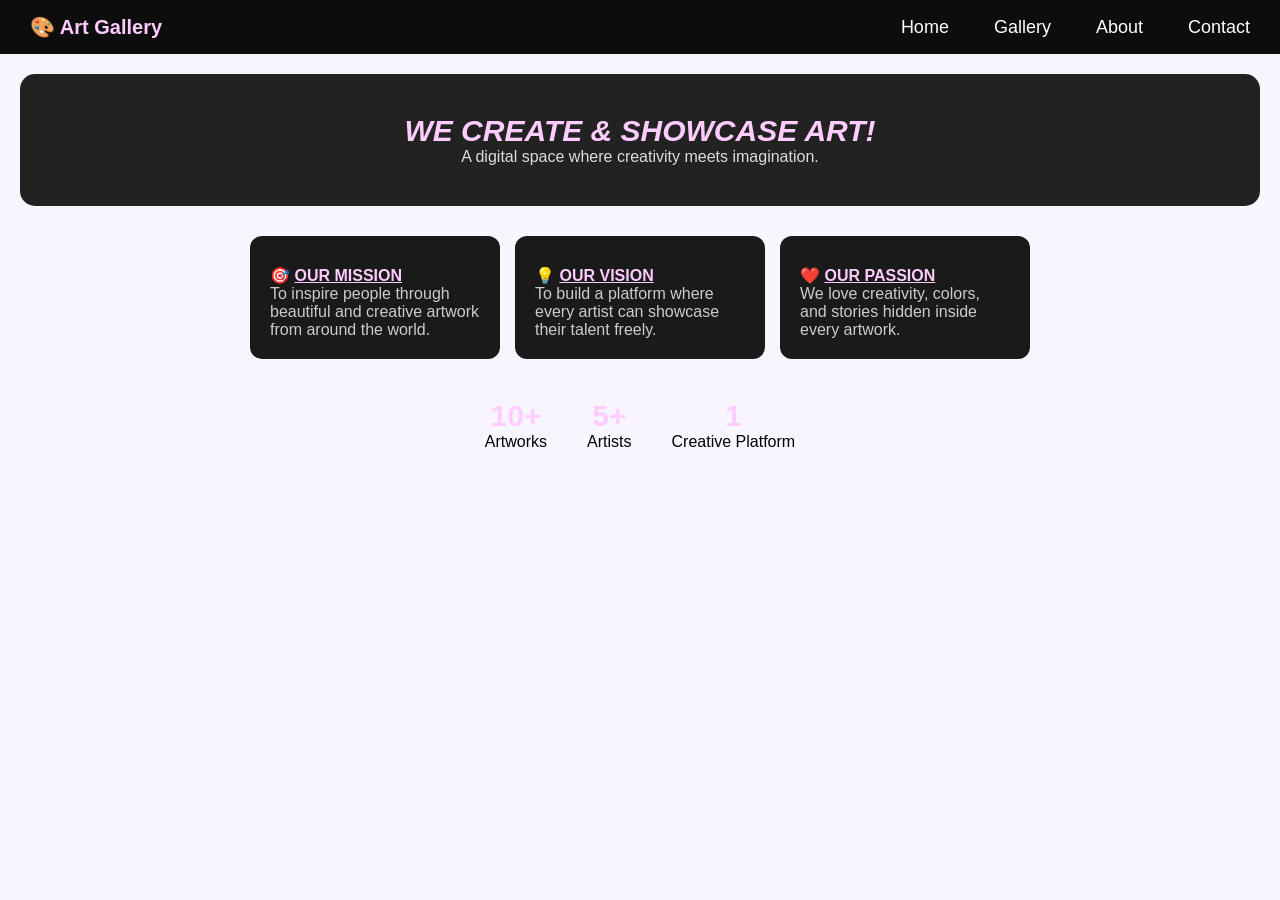
<file: about.html>
<!DOCTYPE html>
<html lang="en">
<head>
    <meta charset="UTF-8">
    <meta name="viewport" content="width=device-width, initial-scale=1.0">
    <title>About - Art Gallery</title>
    <link rel="stylesheet" href="style.css">
</head>
<body>
    <!-- 🧭 Navbar -->
<nav class="navbar">
  <div class="logo">🎨 Art Gallery</div>

  <ul class="nav-links">
    <li><a href="index.html">Home</a></li>
    <li><a href="gallery.html" class="active">Gallery</a></li>
    <li><a href="about.html">About</a></li>
    <li><a href="contact.html">Contact</a></li>
  </ul>
</nav>

    <h1 class="title"></h1>

    <!-- Hero Section -->
    <div class="hero-about">
        <h2><i>WE CREATE & SHOWCASE ART!</i></h2>
        <p>
            A digital space where creativity meets imagination.
        </p>
    </div>

    <!-- Mission Section -->
    <div class="mission">

        <div class="card">
            <h3>🎯 <u>OUR MISSION</u></h3>
            <p>To inspire people through beautiful and creative artwork from around the world.</p>
        </div>

        <div class="card">
            <h3>💡 <u>OUR VISION</u></h3>
            <p>To build a platform where every artist can showcase their talent freely.</p>
        </div>

        <div class="card">
            <h3>❤️ <u>OUR PASSION</u></h3>
            <p>We love creativity, colors, and stories hidden inside every artwork.</p>
        </div>

    </div>

    <!-- Stats -->
    <div class="stats">
        <div>
            <h2>10+</h2>
            <p>Artworks</p>
        </div>

        <div>
            <h2>5+</h2>
            <p>Artists</p>
        </div>

        <div>
            <h2>1</h2>
            <p>Creative Platform</p>
        </div>
    </div>

</body>
</html>
</file>
<file: style.css>
*{
    margin:0;
    padding:0;
    box-sizing:border-box;
    font-family:Arial, Helvetica, sans-serif;
}

body{
    background:#f8f5ff;
}

/*=========================
 Navbar
=========================*/

nav{
    display:flex;
    justify-content:space-between;
    align-items:center;
    padding:20px 8%;
    background:#6c63ff;
}

nav h1{
    color:white;
    font-size:32px;
}

nav ul{
    display:flex;
    list-style:none;
}

nav ul li{
    margin-left:25px;
}

nav ul li a{
    text-decoration:none;
    color:white;
    font-size:18px;
    transition:.3s;
}

nav ul li a:hover{
    color:#ffd166;
}

/*=========================
 Hero Section
=========================*/

.hero{
    width:90%;
    margin:80px auto;
    display:flex;
    justify-content:space-between;
    align-items:center;
    gap:50px;
    flex-wrap:wrap;
}

.hero-text{
    flex:1;
}

.hero-text h2{
    font-size:55px;
    color:#6c63ff;
    margin-bottom:20px;
}

.hero-text p{
    font-size:20px;
    color:#555;
    line-height:1.8;
    margin-bottom:35px;
}

.btn{
    display:inline-block;
    text-decoration:none;
    background:#6c63ff;
    color:white;
    padding:15px 35px;
    border-radius:30px;
    transition:.3s;
    font-size:18px;
}

.btn:hover{
    background:#8b80ff;
}

.hero-image img{
    width:500px;
    max-width:100%;
    border-radius:20px;
    box-shadow:0 10px 25px rgba(0,0,0,.2);
}
/*=========================
 Featured Artworks
=========================*/

.featured{
    width:90%;
    margin:80px auto;
    text-align:center;
}

.featured h2{
    font-size:42px;
    color:#6c63ff;
    margin-bottom:50px;
}

.art-container{
    display:flex;
    justify-content:center;
    gap:30px;
    flex-wrap:wrap;
}

.art-card{
    width:320px;
    background:white;
    border-radius:20px;
    overflow:hidden;
    box-shadow:0 10px 25px rgba(0,0,0,.15);
    transition:.4s;
}

.art-card:hover{
    transform:translateY(-10px);
}

.art-card img{
    width:20%;
    height:100px;
    object-fit:cover;
}

.art-card h3{
    color:#6c63ff;
    margin:20px 0 10px;
    font-size:24px;
}

.art-card p{
    color:#555;
    padding:0 20px 25px;
    line-height:1.8;
}
/*=========================
 Featured Artworks
=========================*/

.featured{
    width:90%;
    margin:80px auto;
    text-align:center;
}

.featured h2{
    font-size:42px;
    color:#6c63ff;
    margin-bottom:50px;
}

.art-container{
    display:flex;
    justify-content:center;
    gap:30px;
    flex-wrap:wrap;
}

.art-card{
    width:320px;
    background:white;
    border-radius:20px;
    overflow:hidden;
    box-shadow:0 10px 25px rgba(0,0,0,.15);
    transition:.4s;
}

.art-card:hover{
    transform:translateY(-10px);
}

.art-card img{
    width:100%;
    height:230px;
    object-fit:cover;
}

.art-card h3{
    color:#6c63ff;
    margin:20px 0 10px;
    font-size:24px;
}

.art-card p{
    color:#555;
    padding:0 20px 25px;
    line-height:1.8;
}
/*=========================
 Meet Our Artist
=========================*/

.artist{
    width:90%;
    margin:90px auto;
    display:flex;
    justify-content:center;
    align-items:center;
    gap:60px;
    flex-wrap:wrap;
}

.artist-image img{
    width:500px;
    max-width:100%;
    border-radius:50px;
    box-shadow:0 10px 25px rgba(0,0,0,.2);
    transition:.4s;
}

.artist-image img:hover{
    transform:scale(1.05);
}

.artist-content{
    max-width:550px;
}

.artist-content h2{
    color:#6c63ff;
    font-size:42px;
    margin-bottom:20px;
}

.artist-content p{
    color:#555;
    font-size:18px;
    line-height:1.9;
    margin-bottom:20px;
}

.artist-btn{
    display:inline-block;
    margin-top:10px;
    text-decoration:none;
    background:#6c63ff;
    color:white;
    padding:15px 35px;
    border-radius:30px;
    transition:.3s;
}

.artist-btn:hover{
    background:#8b80ff;
    transform:scale(1.05);
}
/* ⭐ Featured Section */
.featured {
  margin-top: 50px;
  padding: 30px;
  background: #1a1a1a;
}

.featured h2 {
  margin-bottom: 20px;
  color: #ffccff;
}

/* cards layout */
.featured-container {
  display: flex;
  gap: 20px;
  justify-content: center;
  flex-wrap: wrap;
}

.card {
  background: #222;
  padding: 10px;
  border-radius: 12px;
  width: 200px;
  transition: 0.3s;
}

.card img {
  width: 100%;
  height: 150px;
  object-fit: cover;
  border-radius: 10px;
}

.card h3 {
  font-size: 16px;
  margin-top: 10px;
  color: white;
}

.card:hover {
  transform: translateY(-5px);
}
/* 🟢 Footer */
.footer {
  margin-top: 50px;
  padding: 30px;
  background: #0d0d0d;
  text-align: center;
  color: white;
}

.footer h2 {
  color: #ffccff;
  margin-bottom: 10px;
}

.footer p {
  color: #ccc;
  margin: 5px 0;
}

.socials {
  margin: 15px 0;
}

.socials a {
  color: white;
  margin: 0 10px;
  text-decoration: none;
  transition: 0.3s;
}

.socials a:hover {
  color: #ffccff;
}

.copy {
  margin-top: 10px;
  font-size: 12px;
  color: #777;
}
/* 🧭 Navbar */
.navbar {
  display: flex;
  justify-content: space-between;
  align-items: center;
  background: #0d0d0d;
  padding: 15px 30px;
  position: sticky;
  top: 0;
}

.logo {
  font-size: 20px;
  color: #ffccff;
  font-weight: bold;
}

.nav-links {
  list-style: none;
  display: flex;
  gap: 20px;
  margin: 0;
  padding: 0;
}

.nav-links a {
  text-decoration: none;
  color: white;
  transition: 0.3s;
}

.nav-links a:hover {
  color: #ffccff;
}
/* 🌟 Hero Section */
.hero {
  height: 80vh;
  background: url("images/hero.jpg") center/cover no-repeat;
  display: flex;
  align-items: center;
  justify-content: center;
  text-align: center;
  color: white;
  padding: 20px;
}

.hero-text {
  background: rgba(0, 0, 0, 0.6);
  padding: 30px;
  border-radius: 15px;
}

.hero-text h1 {
  font-size: 40px;
  margin-bottom: 10px;
}

.hero-text p {
  font-size: 18px;
  margin-bottom: 20px;
  color: #ddd;
}

.hero-text button {
  padding: 10px 20px;
  border: none;
  background: #ffccff;
  color: black;
  border-radius: 8px;
  cursor: pointer;
  transition: 0.3s;
}

.hero-text button:hover {
  background: white;
}
/* ✨ Gallery Section */
.gallery-section {
  padding: 40px;
  text-align: center;
  background: #111;
}

.gallery-section h2 {
  color: #ffccff;
  margin-bottom: 20px;
}

/* grid */
.gallery {
  display: grid;
  grid-template-columns: repeat(auto-fit, minmax(200px, 1fr));
  gap: 15px;
}

/* image box */
.img-box {
  position: relative;
  overflow: hidden;
  border-radius: 12px;
}

/* images */
.img-box img {
  width: 100%;
  height: 200px;
  object-fit: cover;
  transition: 0.3s;
}

/* overlay text */
.overlay {
  position: absolute;
  bottom: 0;
  background: rgba(0,0,0,0.6);
  width: 100%;
  color: white;
  padding: 10px;
  transform: translateY(100%);
  transition: 0.3s;
}

/* hover effect */
.img-box:hover img {
  transform: scale(1.1);
}

.img-box:hover .overlay {
  transform: translateY(0);
}
/* 💥 Lightbox */
.lightbox {
  position: fixed;
  top: 0;
  left: 0;
  width: 100%;
  height: 100%;
  background: rgba(0,0,0,0.9);
  display: none;
  justify-content: center;
  align-items: center;
  flex-direction: column;
  z-index: 999;
}

.lightbox-img {
  max-width: 80%;
  max-height: 80%;
  border-radius: 10px;
}

.close {
  position: absolute;
  top: 20px;
  right: 30px;
  font-size: 40px;
  color: white;
  cursor: pointer;
}
/* 🖼️ Gallery Page Heading */
.gallery-section h1 {
  color: #ffccff;
  margin-top: 20px;
}

.gallery-section p {
  color: #ccc;
  margin-bottom: 20px;
}

/* 🖼️ Image boxes */
.img-box {
  position: relative;
  overflow: hidden;
  border-radius: 12px;
}

/* hover effect */
.img-box img {
  width: 100%;
  height: 220px;
  object-fit: cover;
  transition: 0.3s;
}

.img-box:hover img {
  transform: scale(1.1);
}
.gallery {
  display: grid;
  grid-template-columns: repeat(auto-fit, minmax(180px, 1fr));
  gap: 15px;
  padding: 20px;
}

.img-box img {
  width: 100%;
  height: 200px;
  object-fit: cover;
  border-radius: 10px;
  transition: 0.3s;
}

.img-box img:hover {
  transform: scale(1.05);
}
.hero-about{
    text-align: center;
    padding: 40px;
    background: #222;
    margin: 20px;
    border-radius: 15px;
}

.hero-about h2{
    color: #ffccff;
    font-size: 30px;
}

.hero-about p{
    color: #ddd;
}

.mission{
    display: flex;
    gap: 15px;
    justify-content: center;
    flex-wrap: wrap;
    margin: 30px;
}

.card{
    background: #1a1a1a;
    padding: 20px;
    width: 250px;
    border-radius: 12px;
    transition: 0.3s;
}

.card:hover{
    transform: scale(1.05);
    background: #2a2a2a;
}

.card h3{
    color: #ffccff;
}

.card p{
    color: #ccc;
}

.stats{
    display: flex;
    justify-content: center;
    gap: 40px;
    margin: 40px;
    text-align: center;
}

.stats h2{
    color: #ffccff;
    font-size: 30px;
}
.contact-container{
    display: flex;
    justify-content: center;
    margin: 40px;
}

form{
    background: #222;
    padding: 30px;
    border-radius: 15px;
    width: 350px;
}

form input,
form textarea{
    width: 100%;
    margin-bottom: 15px;
    padding: 10px;
    border: none;
    border-radius: 8px;
    outline: none;
}

form button{
    width: 100%;
    padding: 10px;
    background: #ffccff;
    border: none;
    border-radius: 8px;
    cursor: pointer;
    font-weight: bold;
    transition: 0.3s;
}

form button:hover{
    background: #ff99ff;
    transform: scale(1.05);
}
</file>
